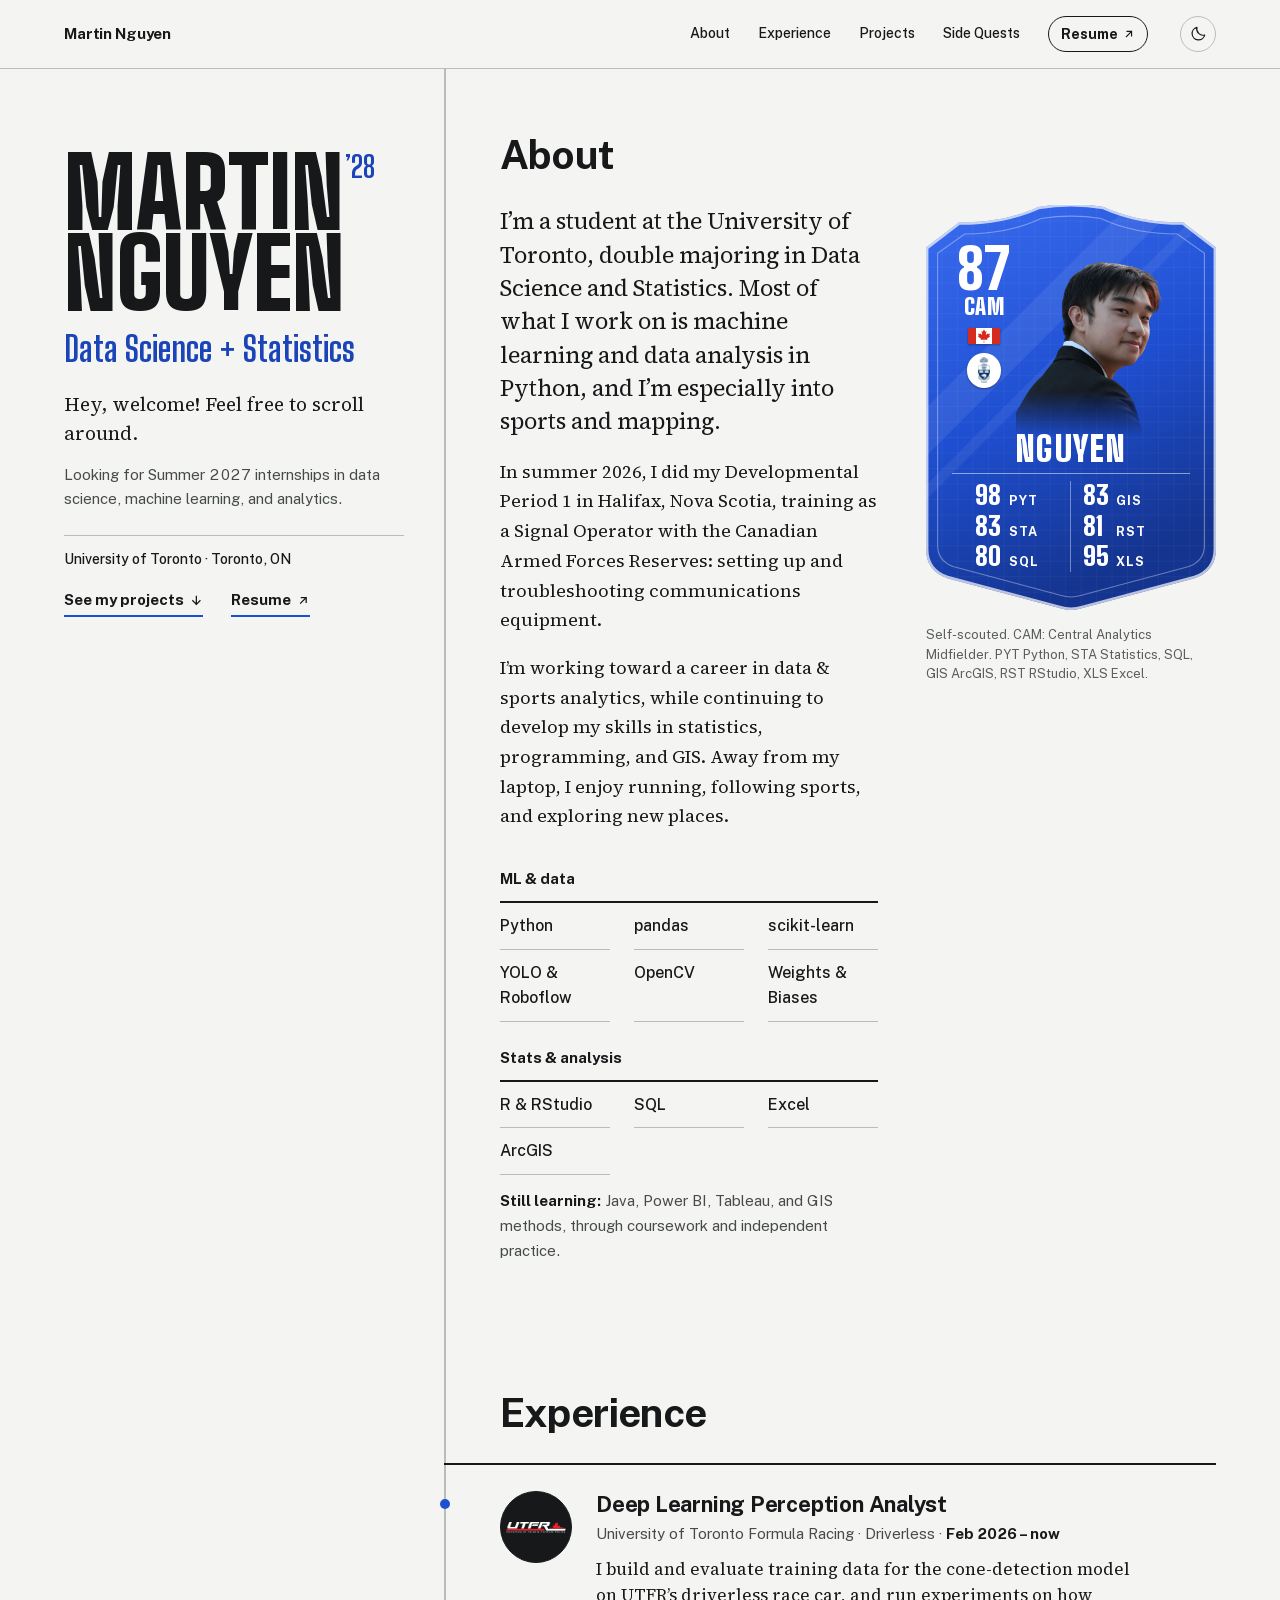
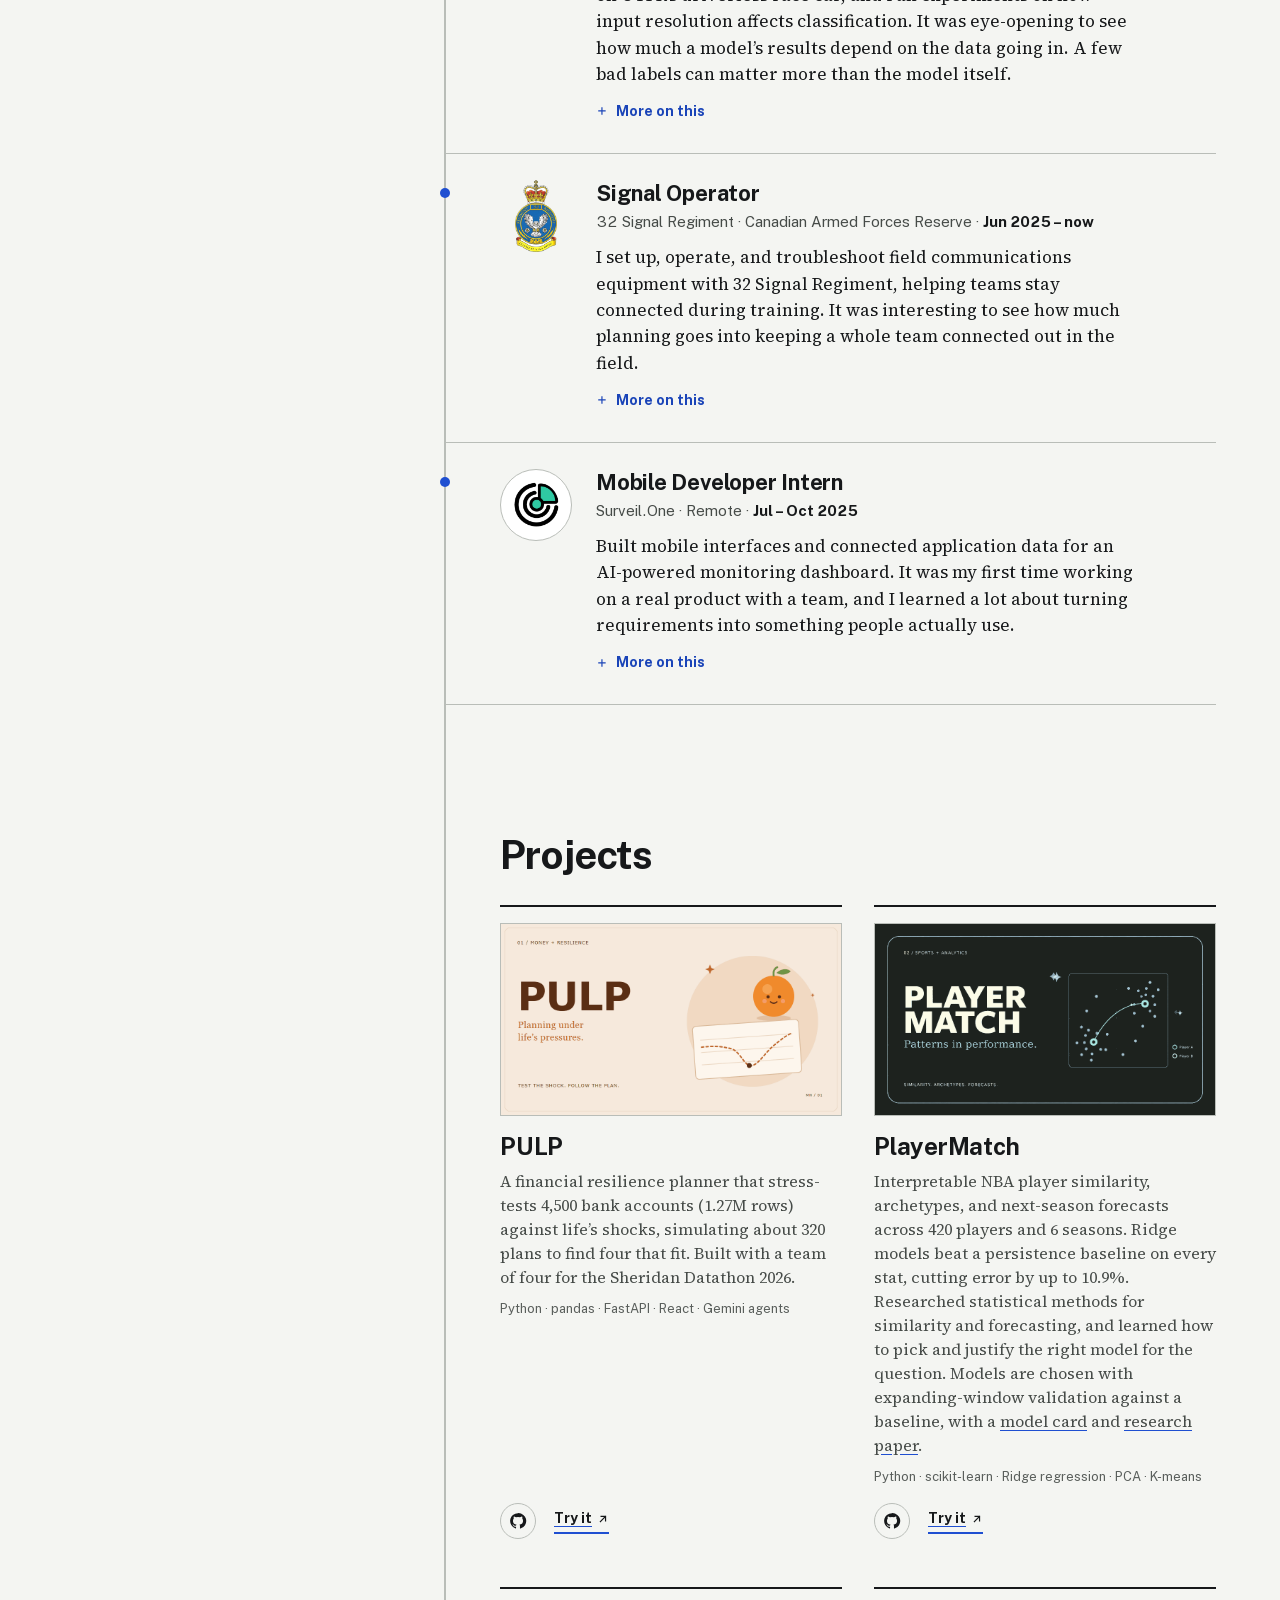
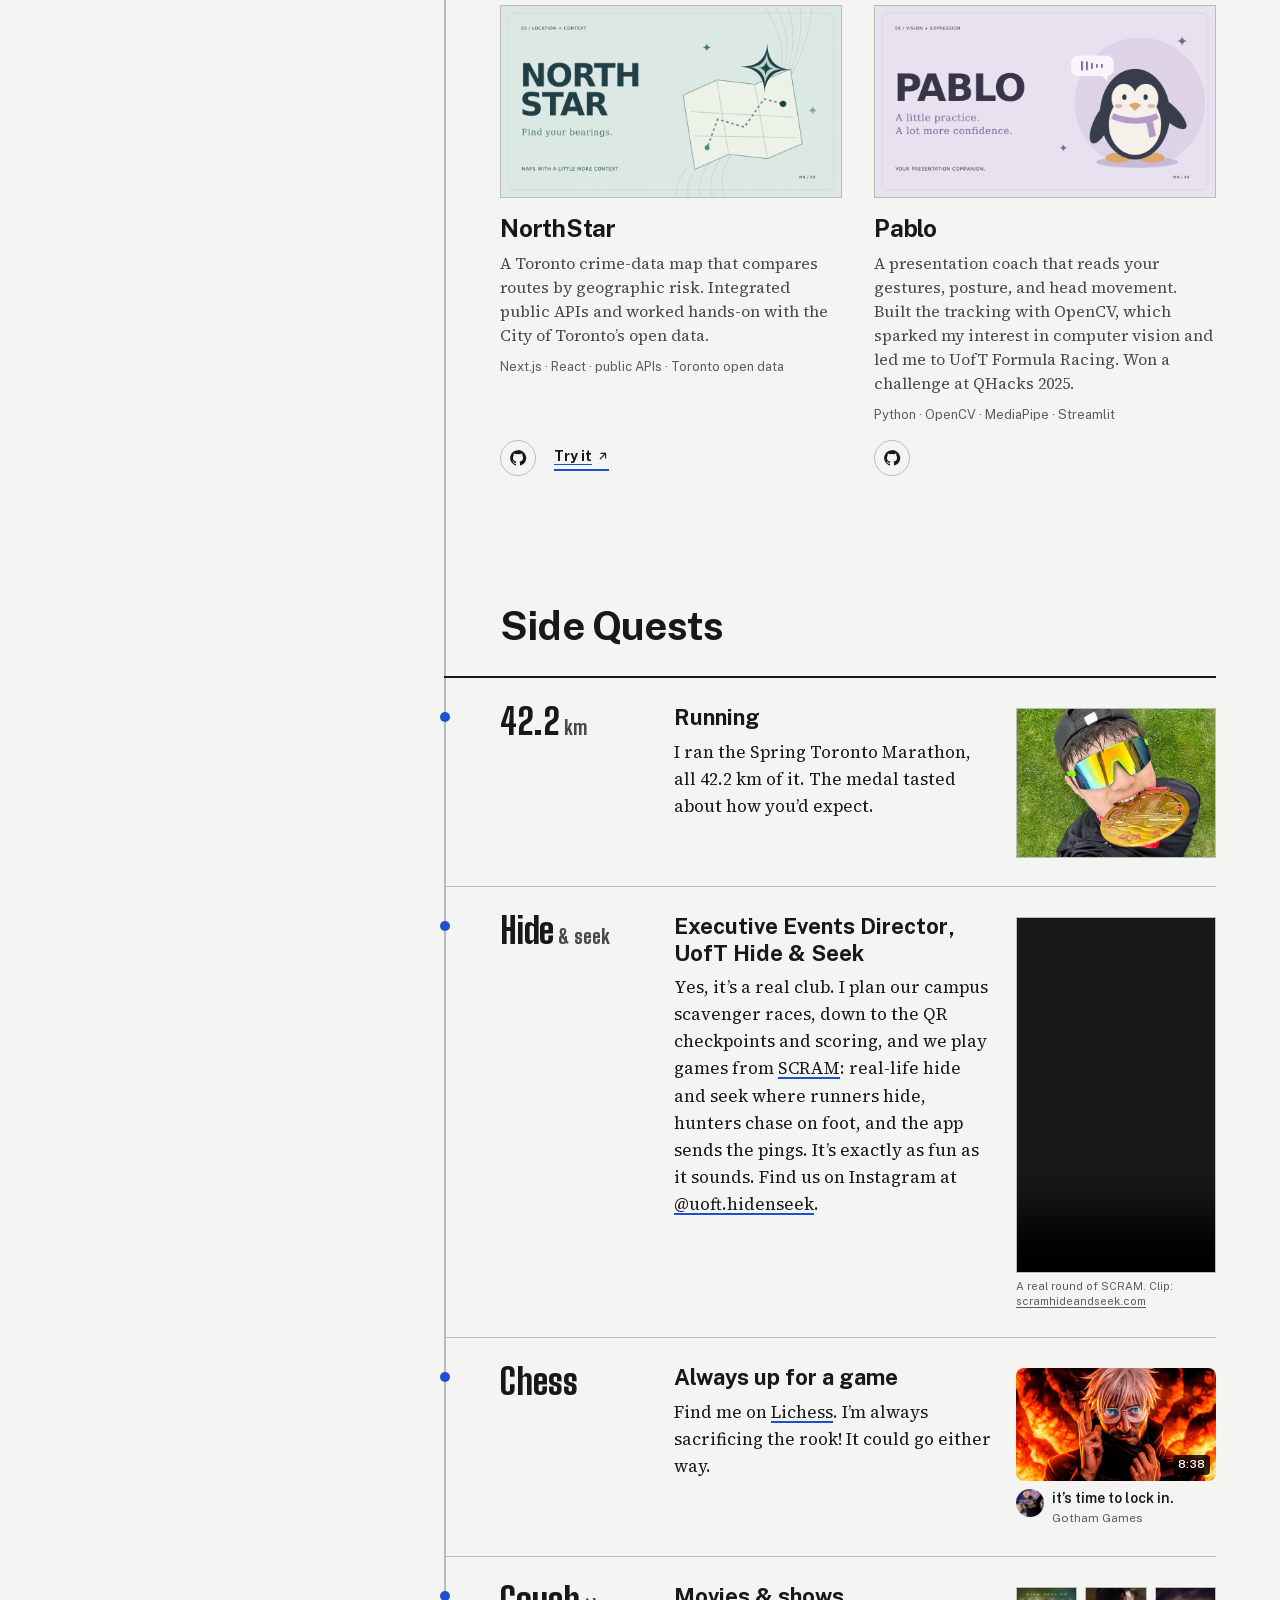
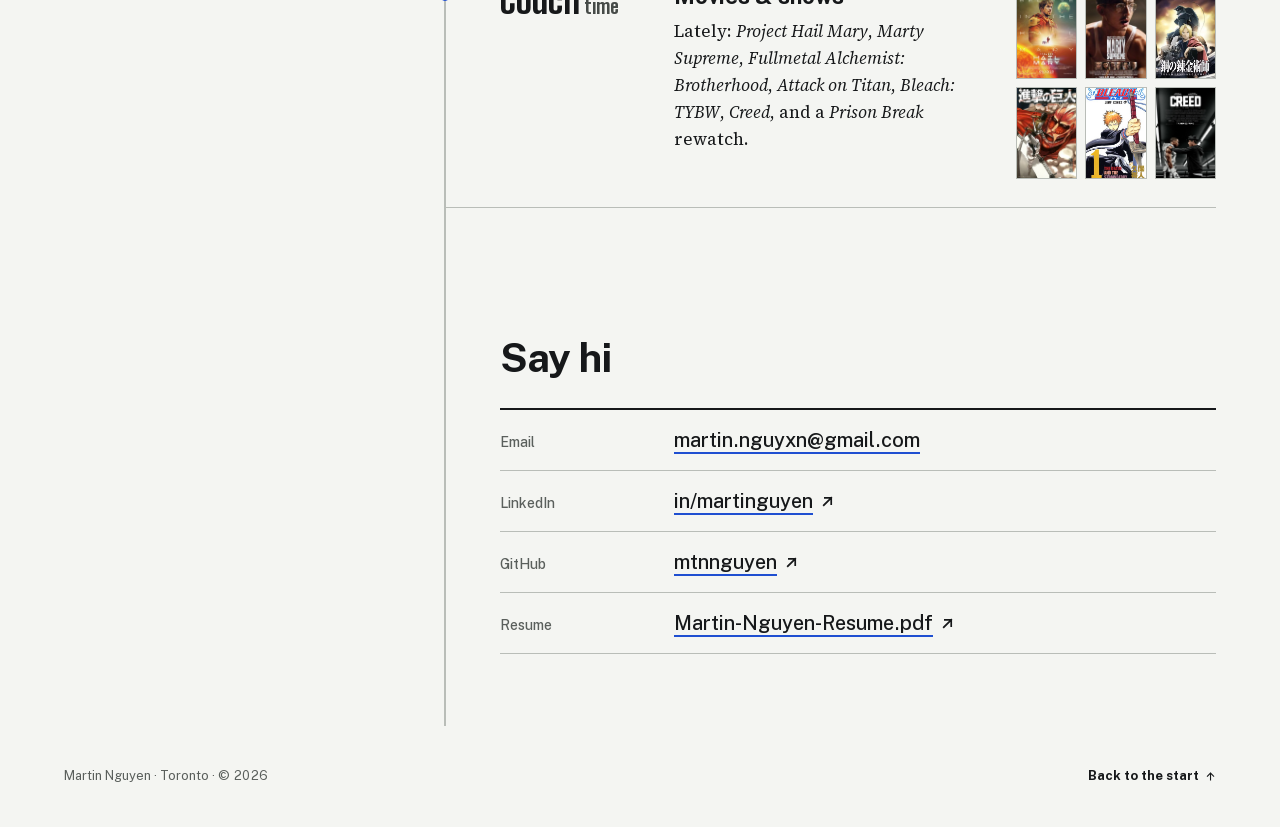
<file: index.html>
<!doctype html>
<html lang="en">
  <head>
    <meta charset="utf-8" />
    <meta name="viewport" content="width=device-width, initial-scale=1" />
    <meta name="theme-color" content="#f4f5f2" />
    <script src="./theme.js"></script>
    <meta
      name="description"
      content="Martin Nguyen — Data Science and Applied Statistics student at the University of Toronto. Sports analytics, maps, and the occasional marathon."
    />
    <title>Martin Nguyen</title>
    <meta property="og:type" content="website" />
    <meta property="og:url" content="https://mtnnguyen.github.io/" />
    <meta property="og:title" content="Martin Nguyen" />
    <meta property="og:description" content="Data Science + Statistics at the University of Toronto. Machine learning, data analysis, and sports analytics." />
    <meta property="og:image" content="https://mtnnguyen.github.io/assets/img/og.png" />
    <meta property="og:image:width" content="1200" />
    <meta property="og:image:height" content="630" />
    <meta name="twitter:card" content="summary_large_image" />
    <link rel="preload" href="./assets/fonts/big-shoulders-display-latin.woff2" as="font" type="font/woff2" crossorigin />
    <link rel="stylesheet" href="./style.css" />
    <script src="./app.js" defer></script>
  </head>
  <body>
    <svg width="0" height="0" style="position:absolute" aria-hidden="true">
      <symbol id="i-arrow" viewBox="0 0 16 16"><path d="M4.5 11.5 11.5 4.5M5.5 4.5h6v6" fill="none" stroke="currentColor" stroke-width="1.6" stroke-linecap="square"/></symbol>
      <symbol id="i-down" viewBox="0 0 16 16"><path d="M8 3v10M3.5 8.5 8 13l4.5-4.5" fill="none" stroke="currentColor" stroke-width="1.6" stroke-linecap="square"/></symbol>
      <symbol id="i-plus" viewBox="0 0 16 16"><path d="M8 3v10M3 8h10" fill="none" stroke="currentColor" stroke-width="1.6"/></symbol>
      <symbol id="i-github" viewBox="0 0 24 24"><path d="M12 1.5a10.5 10.5 0 0 0-3.32 20.46c.53.1.72-.23.72-.5v-1.86c-2.92.63-3.54-1.24-3.54-1.24-.48-1.22-1.17-1.54-1.17-1.54-.95-.65.07-.64.07-.64 1.06.07 1.61 1.09 1.61 1.09.94 1.6 2.46 1.14 3.06.87.1-.68.37-1.14.66-1.4-2.33-.27-4.78-1.17-4.78-5.19 0-1.15.41-2.08 1.08-2.82-.11-.27-.47-1.33.1-2.78 0 0 .88-.28 2.89 1.08a10 10 0 0 1 5.26 0c2-1.36 2.88-1.08 2.88-1.08.58 1.45.22 2.51.11 2.78.67.74 1.08 1.67 1.08 2.82 0 4.03-2.46 4.92-4.8 5.18.38.33.71.97.71 1.96v2.9c0 .28.19.61.73.5A10.5 10.5 0 0 0 12 1.5Z" fill="currentColor"/></symbol>
    </svg>

    <a class="skip-link" href="#main">Skip to content</a>

    <header class="masthead">
      <a class="masthead-name" href="#top">Martin Nguyen</a>
      <nav aria-label="Main navigation">
        <a href="#about">About</a>
        <a href="#experience">Experience</a>
        <a href="#work">Projects</a>
        <a href="#side-quests">Side Quests</a>
        <a class="nav-resume" href="./assets/Martin-Nguyen-Resume.pdf" target="_blank" rel="noopener noreferrer">Resume<svg class="ico" aria-hidden="true"><use href="#i-arrow"/></svg><span class="visually-hidden"> (PDF, opens in a new tab)</span></a>
      </nav>
      <a class="masthead-resume" href="./assets/Martin-Nguyen-Resume.pdf" target="_blank" rel="noopener noreferrer">Resume<svg class="ico" aria-hidden="true"><use href="#i-arrow"/></svg><span class="visually-hidden"> (PDF, opens in a new tab)</span></a>
      <button type="button" class="theme-toggle" id="theme-toggle" aria-label="Switch to dark mode" title="Switch to dark mode" hidden>
        <svg class="theme-moon" viewBox="0 0 24 24" fill="none" stroke="currentColor" stroke-width="1.6" stroke-linecap="round" stroke-linejoin="round" aria-hidden="true"><path d="M20.9 13.4A8.5 8.5 0 0 1 10.6 3.1 8.5 8.5 0 1 0 20.9 13.4Z" /></svg>
        <svg class="theme-sun" viewBox="0 0 24 24" fill="none" stroke="currentColor" stroke-width="1.6" stroke-linecap="round" aria-hidden="true"><circle cx="12" cy="12" r="4" /><path d="M12 2v2M12 20v2M2 12h2M20 12h2M4.9 4.9l1.4 1.4M17.7 17.7l1.4 1.4M4.9 19.1l1.4-1.4M17.7 6.3l1.4-1.4" /></svg>
      </button>
    </header>

    <main id="main" class="course">
      <div class="course-line" aria-hidden="true"></div>

      <aside class="bib" id="top" aria-labelledby="hero-title">
        <h1 id="hero-title"><span class="bib-first">Martin<span class="bib-num" aria-hidden="true">’28</span></span> <span class="bib-last">Nguyen</span></h1>
        <p class="bib-program">Data Science + Statistics</p>
        <p class="bib-intro">Hey, welcome! Feel free to scroll around.</p>
        <p class="bib-status">Looking for Summer 2027 internships in data science, machine learning, and analytics.</p>
        <p class="bib-tag">University of Toronto · Toronto, ON</p>
        <div class="bib-actions">
          <a class="link-strong" href="#work">See my projects<svg class="ico" aria-hidden="true"><use href="#i-down"/></svg></a>
          <a class="link-strong" href="./assets/Martin-Nguyen-Resume.pdf" target="_blank" rel="noopener noreferrer">Resume<svg class="ico" aria-hidden="true"><use href="#i-arrow"/></svg><span class="visually-hidden"> (PDF, opens in a new tab)</span></a>
        </div>
      </aside>

      <div class="scroller">
        <section class="leg leg-first" id="about" aria-labelledby="about-title">
          <h2 class="leg-title" id="about-title">About</h2>
          <div class="about">
            <div class="prose-block">
              <p class="lede">I’m a student at the University of Toronto, double majoring in Data Science and Statistics. Most of what I work on is machine learning and data analysis in Python, and I’m especially into sports and mapping.</p>
              <p>In summer 2026, I did my Developmental Period 1 in Halifax, Nova Scotia, training as a Signal Operator with the Canadian Armed Forces Reserves: setting up and troubleshooting communications equipment.</p>
              <p>I’m working toward a career in data &amp; sports analytics, while continuing to develop my skills in statistics, programming, and GIS. Away from my laptop, I enjoy running, following sports, and exploring new places.</p>
              <div class="kit">
                <h3>ML &amp; data</h3>
                <ul><li>Python</li><li>pandas</li><li>scikit-learn</li><li>YOLO &amp; Roboflow</li><li>OpenCV</li><li>Weights &amp; Biases</li></ul>
                <h3>Stats &amp; analysis</h3>
                <ul><li>R &amp; RStudio</li><li>SQL</li><li>Excel</li><li>ArcGIS</li></ul>
                <p><b>Still learning:</b> Java, Power BI, Tableau, and GIS methods, through coursework and independent practice.</p>
              </div>
            </div>
            <figure class="player-card" aria-labelledby="pc-caption">
              <div class="pc">
                <svg class="pc-shape" viewBox="0 0 300 420" preserveAspectRatio="none" aria-hidden="true">
                  <defs>
                    <linearGradient id="pc-fill" x1="0" y1="0" x2="0.35" y2="1">
                      <stop offset="0" stop-color="#3a6cf0" />
                      <stop offset="0.55" stop-color="#1f4fd1" />
                      <stop offset="1" stop-color="#14348f" />
                    </linearGradient>
                    <pattern id="pc-grid" width="16" height="16" patternUnits="userSpaceOnUse"><path d="M16 0H0V16" fill="none" stroke="#ffffff" stroke-opacity="0.07" /></pattern>
                    <radialGradient id="pc-glare" gradientUnits="userSpaceOnUse" cx="150" cy="90" r="190">
                      <stop offset="0" stop-color="#ffffff" stop-opacity="0.55" />
                      <stop offset="0.45" stop-color="#ffffff" stop-opacity="0.12" />
                      <stop offset="1" stop-color="#ffffff" stop-opacity="0" />
                    </radialGradient>
                    <clipPath id="pc-clip"><path id="pc-path" d="M34 18C74 18 98 10 116 2Q150-4 184 2C202 10 226 18 266 18L300 44V356Q300 378 278 386L162 417Q150 421 138 417L22 386Q0 378 0 356V44Z" /></clipPath>
                  </defs>
                  <g clip-path="url(#pc-clip)">
                    <rect width="300" height="420" fill="url(#pc-fill)" />
                    <rect width="300" height="420" fill="url(#pc-grid)" />
                    <path d="M-40 250 L250 -40 L300 -40 L-40 300Z" fill="#ffffff" opacity="0.07" />
                    <path d="M-40 330 L330 -40 L345 -40 L-40 345Z" fill="#ffffff" opacity="0.06" />
                    <rect class="pc-glare" width="300" height="420" fill="url(#pc-glare)" />
                  </g>
                  <use href="#pc-path" fill="none" stroke="#ffffff" stroke-opacity="0.7" stroke-width="5" clip-path="url(#pc-clip)" />
                  <path d="M40 30C78 30 102 22 119 14Q150 9 181 14C198 22 222 30 260 30L288 50V352Q288 368 272 374L160 404Q150 407 140 404L28 374Q12 368 12 352V50Z" fill="none" stroke="#ffffff" stroke-opacity="0.35" stroke-width="1.2" />
                </svg>
                <div class="pc-side">
                  <span class="pc-num">87</span>
                  <span class="pc-pos">CAM</span>
                  <img class="pc-flag" src="./assets/img/card/canada.svg" alt="Canada" width="30" height="15" />
                  <span class="pc-club"><img src="./assets/img/card/uoft.png" alt="University of Toronto" width="104" height="246" /></span>
                </div>
                <img class="pc-photo" src="./assets/img/headshot.png" alt="" width="682" height="1024" loading="lazy" />
                <p class="pc-name">Nguyen</p>
                <dl class="pc-stats">
                  <div><dt>PYT</dt><dd>98</dd></div>
                  <div><dt>GIS</dt><dd>83</dd></div>
                  <div><dt>STA</dt><dd>83</dd></div>
                  <div><dt>RST</dt><dd>81</dd></div>
                  <div><dt>SQL</dt><dd>80</dd></div>
                  <div><dt>XLS</dt><dd>95</dd></div>
                </dl>
              </div>
              <figcaption id="pc-caption">Self-scouted. CAM: Central Analytics Midfielder. PYT Python, STA Statistics, SQL, GIS ArcGIS, RST RStudio, XLS Excel.</figcaption>
            </figure>
          </div>
        </section>

        <section class="leg" id="experience" aria-labelledby="experience-title">
          <h2 class="leg-title" id="experience-title">Experience</h2>
          <ol class="splits">
            <li class="split">
              <img class="split-logo logo-disc logo-dark" src="./assets/img/logos/utfr.png" alt="" width="320" height="61" />
              <div class="split-body">
                <h3>Deep Learning Perception Analyst</h3>
                <p class="split-meta">University of Toronto Formula Racing · Driverless · <span>Feb 2026 – now</span></p>
                <p>I build and evaluate training data for the cone-detection model on UTFR’s driverless race car, and run experiments on how input resolution affects classification. It was eye-opening to see how much a model’s results depend on the data going in. A few bad labels can matter more than the model itself.</p>
                <details>
                  <summary><svg class="ico" aria-hidden="true"><use href="#i-plus"/></svg>More on this</summary>
                  <dl>
                    <dt>Data labelling</dt><dd>Annotate cone images in Roboflow and audit bounding boxes and class labels for consistency before training.</dd>
                    <dt>Experiments</dt><dd>Design input-resolution experiments to measure how image size affects cone-classification accuracy.</dd>
                    <dt>Training runs</dt><dd>Run classifier training on the Nibi GPU cluster through SLURM and track validation metrics in Weights &amp; Biases.</dd>
                  </dl>
                </details>
              </div>
            </li>
            <li class="split">
              <img class="split-logo logo-clear" src="./assets/img/logos/32-signal-regiment.png" alt="" width="142" height="240" />
              <div class="split-body">
                <h3>Signal Operator</h3>
                <p class="split-meta">32 Signal Regiment · Canadian Armed Forces Reserve · <span>Jun 2025 – now</span></p>
                <p>I set up, operate, and troubleshoot field communications equipment with 32 Signal Regiment, helping teams stay connected during training. It was interesting to see how much planning goes into keeping a whole team connected out in the field.</p>
                <details>
                  <summary><svg class="ico" aria-hidden="true"><use href="#i-plus"/></svg>More on this</summary>
                  <dl>
                    <dt>System operation</dt><dd>Operated and troubleshot 20+ radio and data systems in time-sensitive environments.</dd>
                    <dt>Communications setup</dt><dd>Helped establish field communications setups using multiple equipment categories, including radios, antennas, and power equipment.</dd>
                    <dt>Troubleshooting</dt><dd>Diagnosed and resolved communication issues involving frequencies, equipment configuration, and connectivity.</dd>
                  </dl>
                </details>
              </div>
            </li>
            <li class="split">
              <img class="split-logo logo-disc" src="./assets/img/logos/surveilone.png" alt="" width="160" height="158" />
              <div class="split-body">
                <h3>Mobile Developer Intern</h3>
                <p class="split-meta">Surveil.One · Remote · <span>Jul – Oct 2025</span></p>
                <p>Built mobile interfaces and connected application data for an AI-powered monitoring dashboard. It was my first time working on a real product with a team, and I learned a lot about turning requirements into something people actually use.</p>
                <details>
                  <summary><svg class="ico" aria-hidden="true"><use href="#i-plus"/></svg>More on this</summary>
                  <dl>
                    <dt>Mobile interface development</dt><dd>Developed 20+ Flutter screens for an AI-powered monitoring dashboard, translating product requirements into functional mobile interfaces.</dd>
                    <dt>API integration</dt><dd>Integrated GraphQL APIs into the Flutter application to exchange data between the mobile client and backend.</dd>
                  </dl>
                </details>
              </div>
            </li>
          </ol>
        </section>

        <section class="leg" id="work" aria-labelledby="work-title">
          <h2 class="leg-title" id="work-title">Projects</h2>
          <ul class="work-grid">
            <li class="project">
              <a class="project-cover" href="https://askpulp.com" target="_blank" rel="noopener noreferrer" tabindex="-1" aria-hidden="true"><img src="./assets/img/pulp-cover.gif" alt="" width="960" height="540" loading="lazy" /></a>
              <h3>PULP</h3>
              <p>A financial resilience planner that stress-tests 4,500 bank accounts (1.27M rows) against life’s shocks, simulating about 320 plans to find four that fit. Built with a team of four for the Sheridan Datathon 2026.</p>
              <p class="project-stack">Python · pandas · FastAPI · React · Gemini agents</p>
              <p class="project-foot">
                <a class="gh" href="https://github.com/mtnnguyen/pulp" target="_blank" rel="noopener noreferrer"><svg aria-hidden="true"><use href="#i-github"/></svg><span class="visually-hidden">PULP code on GitHub</span></a>
                <a class="live" href="https://askpulp.com" target="_blank" rel="noopener noreferrer">Try it<svg class="ico" aria-hidden="true"><use href="#i-arrow"/></svg></a>
              </p>
            </li>
            <li class="project">
              <a class="project-cover project-cover--dark" href="https://playermatch.vercel.app" target="_blank" rel="noopener noreferrer" tabindex="-1" aria-hidden="true"><img src="./assets/img/playermatch-cover.gif" alt="" width="1600" height="900" loading="lazy" /></a>
              <h3>PlayerMatch</h3>
              <p>Interpretable NBA player similarity, archetypes, and next-season forecasts across 420 players and 6 seasons. Ridge models beat a persistence baseline on every stat, cutting error by up to 10.9%. Researched statistical methods for similarity and forecasting, and learned how to pick and justify the right model for the question. Models are chosen with expanding-window validation against a baseline, with a <a href="https://github.com/mtnnguyen/PlayerMatch/blob/main/docs/MODEL_CARD.md" target="_blank" rel="noopener noreferrer">model card</a> and <a href="https://github.com/mtnnguyen/PlayerMatch/blob/main/docs/PlayerMatch_Research_Paper.pdf" target="_blank" rel="noopener noreferrer">research paper</a>.</p>
              <p class="project-stack">Python · scikit-learn · Ridge regression · PCA · K-means</p>
              <p class="project-foot">
                <a class="gh" href="https://github.com/mtnnguyen/PlayerMatch" target="_blank" rel="noopener noreferrer"><svg aria-hidden="true"><use href="#i-github"/></svg><span class="visually-hidden">PlayerMatch code on GitHub</span></a>
                <a class="live" href="https://playermatch.vercel.app" target="_blank" rel="noopener noreferrer">Try it<svg class="ico" aria-hidden="true"><use href="#i-arrow"/></svg></a>
              </p>
            </li>
            <li class="project">
              <a class="project-cover" href="https://north-star-spur-hacks-five.vercel.app/" target="_blank" rel="noopener noreferrer" tabindex="-1" aria-hidden="true"><img src="./assets/img/northstar-cover.gif" alt="" width="1600" height="900" loading="lazy" /></a>
              <h3>NorthStar</h3>
              <p>A Toronto crime-data map that compares routes by geographic risk. Integrated public APIs and worked hands-on with the City of Toronto’s open data.</p>
              <p class="project-stack">Next.js · React · public APIs · Toronto open data</p>
              <p class="project-foot">
                <a class="gh" href="https://github.com/mtnnguyen/NorthStarSpurHacks" target="_blank" rel="noopener noreferrer"><svg aria-hidden="true"><use href="#i-github"/></svg><span class="visually-hidden">NorthStar code on GitHub</span></a>
                <a class="live" href="https://north-star-spur-hacks-five.vercel.app/" target="_blank" rel="noopener noreferrer">Try it<svg class="ico" aria-hidden="true"><use href="#i-arrow"/></svg></a>
              </p>
            </li>
            <li class="project">
              <a class="project-cover" href="https://github.com/mtnnguyen/Pablo" target="_blank" rel="noopener noreferrer" tabindex="-1" aria-hidden="true"><img src="./assets/img/pablo-cover.gif" alt="" width="1600" height="900" loading="lazy" /></a>
              <h3>Pablo</h3>
              <p>A presentation coach that reads your gestures, posture, and head movement. Built the tracking with OpenCV, which sparked my interest in computer vision and led me to UofT Formula Racing. Won a challenge at QHacks 2025.</p>
              <p class="project-stack">Python · OpenCV · MediaPipe · Streamlit</p>
              <p class="project-foot">
                <a class="gh" href="https://github.com/mtnnguyen/Pablo" target="_blank" rel="noopener noreferrer"><svg aria-hidden="true"><use href="#i-github"/></svg><span class="visually-hidden">Pablo code on GitHub</span></a>
              </p>
            </li>
          </ul>
        </section>

        <section class="leg" id="side-quests" aria-labelledby="quests-title">
          <h2 class="leg-title" id="quests-title">Side Quests</h2>
          <ol class="quests">
            <li class="quest">
              <p class="quest-stat">42.2<span>km</span></p>
              <div>
                <h3>Running</h3>
                <p>I ran the Spring Toronto Marathon, all 42.2 km of it. The medal tasted about how you’d expect.</p>
              </div>
              <figure class="quest-pic"><img src="./assets/img/about-photo.png" alt="Martin biting his Spring Toronto Marathon medal" width="600" height="600" loading="lazy" /></figure>
            </li>
            <li class="quest">
              <p class="quest-stat">Hide<span>&amp; seek</span></p>
              <div>
                <h3>Executive Events Director, UofT Hide &amp; Seek</h3>
                <p>Yes, it’s a real club. I plan our campus scavenger races, down to the QR checkpoints and scoring, and we play games from <a href="https://scramhideandseek.com/" target="_blank" rel="noopener noreferrer">SCRAM</a>: real-life hide and seek where runners hide, hunters chase on foot, and the app sends the pings. It’s exactly as fun as it sounds. Find us on Instagram at <a href="https://www.instagram.com/uoft.hidenseek/" target="_blank" rel="noopener noreferrer">@uoft.hidenseek</a>.</p>
              </div>
              <figure class="quest-pic quest-video">
                <video controls preload="none" playsinline width="540" height="960" poster="https://scramhideandseek.com/assets/reel/real-round-1.jpg" aria-label="A real round of SCRAM hide and seek">
                  <source src="https://scramhideandseek.com/assets/reel/real-round-1.mp4" type="video/mp4" />
                </video>
                <figcaption>A real round of SCRAM. Clip: <a href="https://scramhideandseek.com/" target="_blank" rel="noopener noreferrer">scramhideandseek.com</a></figcaption>
              </figure>
            </li>
            <li class="quest">
              <p class="quest-stat">Chess</p>
              <div>
                <h3>Always up for a game</h3>
                <p>Find me on <a href="https://lichess.org/" target="_blank" rel="noopener noreferrer">Lichess</a>. I’m always sacrificing the rook! It could go either way.</p>
              </div>
              <figure class="quest-pic yt">
                <a href="https://www.youtube.com/watch?v=LuWvnMB7d8I" target="_blank" rel="noopener noreferrer">
                  <span class="yt-thumb"><img src="./assets/img/chess-thumb.jpg" alt="Thumbnail: Levy Rozman as an anime sorcerer with white hair and glowing eyes, in front of flames" width="640" height="360" loading="lazy" /><span class="yt-time">8:38</span></span>
                  <span class="yt-meta">
                    <img class="yt-avatar" src="./assets/img/gotham-games.jpg" alt="" width="64" height="64" loading="lazy" />
                    <span><span class="yt-title">it’s time to lock in.</span><span class="yt-channel">Gotham Games</span></span>
                  </span>
                </a>
              </figure>
            </li>
            <li class="quest">
              <p class="quest-stat">Couch<span>time</span></p>
              <div>
                <h3>Movies &amp; shows</h3>
                <p>Lately: <em>Project Hail Mary</em>, <em>Marty Supreme</em>, <em>Fullmetal Alchemist: Brotherhood</em>, <em>Attack on Titan</em>, <em>Bleach: TYBW</em>, <em>Creed</em>, and a <em>Prison Break</em> rewatch.</p>
              </div>
              <figure class="quest-pic">
                <ul class="posters" aria-label="Recently watched">
                  <li><img src="./assets/img/watched/project-hail-mary.jpg" alt="Project Hail Mary" width="200" height="300" loading="lazy" /></li>
                  <li><img src="./assets/img/watched/marty-supreme.jpg" alt="Marty Supreme" width="200" height="300" loading="lazy" /></li>
                  <li><img src="./assets/img/watched/fma-brotherhood.jpg" alt="Fullmetal Alchemist: Brotherhood" width="200" height="300" loading="lazy" /></li>
                  <li><img src="./assets/img/watched/attack-on-titan.jpg" alt="Attack on Titan" width="200" height="300" loading="lazy" /></li>
                  <li><img src="./assets/img/watched/bleach-tybw.jpg" alt="Bleach: Thousand-Year Blood War" width="200" height="300" loading="lazy" /></li>
                  <li><img src="./assets/img/watched/creed.jpg" alt="Creed" width="200" height="300" loading="lazy" /></li>
                </ul>
              </figure>
            </li>
          </ol>
        </section>

        <section class="leg leg-finish" id="contact" aria-labelledby="contact-title">
          <h2 class="leg-title" id="contact-title">Say hi</h2>
          <ul class="finish-links">
            <li><span>Email</span><a href="mailto:martin.nguyxn@gmail.com">martin.nguyxn@gmail.com</a></li>
            <li><span>LinkedIn</span><a href="https://www.linkedin.com/in/martinguyen/" target="_blank" rel="noopener noreferrer">in/martinguyen<svg class="ico" aria-hidden="true"><use href="#i-arrow"/></svg></a></li>
            <li><span>GitHub</span><a href="https://github.com/mtnnguyen" target="_blank" rel="noopener noreferrer">mtnnguyen<svg class="ico" aria-hidden="true"><use href="#i-arrow"/></svg></a></li>
            <li><span>Resume</span><a href="./assets/Martin-Nguyen-Resume.pdf" target="_blank" rel="noopener noreferrer">Martin-Nguyen-Resume.pdf<svg class="ico" aria-hidden="true"><use href="#i-arrow"/></svg></a></li>
          </ul>
        </section>
      </div>

    </main>

    <footer class="colophon">
      <span>Martin Nguyen · Toronto · © 2026</span>
      <a href="#top">Back to the start<svg class="ico ico-up" aria-hidden="true"><use href="#i-down"/></svg></a>
    </footer>
  </body>
</html>
</file>
<file: style.css>
@charset "UTF-8";

/* fonts */
@font-face { font-family: "Big Shoulders Display"; font-weight: 100 900; font-display: swap; src: url("assets/fonts/big-shoulders-display-latin.woff2") format("woff2"); unicode-range: U+0000-00FF, U+0131, U+0152-0153, U+02BB-02BC, U+02C6, U+02DA, U+02DC, U+0304, U+0308, U+0329, U+2000-206F, U+20AC, U+2122, U+2191, U+2193, U+2212, U+2215, U+FEFF, U+FFFD; }
@font-face { font-family: "Big Shoulders Display"; font-weight: 100 900; font-display: swap; src: url("assets/fonts/big-shoulders-display-latin-ext.woff2") format("woff2"); unicode-range: U+0100-02BA, U+02BD-02C5, U+02C7-02CC, U+02CE-02D7, U+02DD-02FF, U+1E00-1E9F, U+1EF2-1EFF, U+2020, U+20A0-20AB, U+20AD-20C4, U+2113, U+2C60-2C7F, U+A720-A7FF; }
@font-face { font-family: "Public Sans"; font-weight: 100 900; font-display: swap; src: url("assets/fonts/public-sans-latin.woff2") format("woff2"); unicode-range: U+0000-00FF, U+0131, U+0152-0153, U+02BB-02BC, U+02C6, U+02DA, U+02DC, U+0304, U+0308, U+0329, U+2000-206F, U+20AC, U+2122, U+2191, U+2193, U+2212, U+2215, U+FEFF, U+FFFD; }
@font-face { font-family: "Public Sans"; font-weight: 100 900; font-display: swap; src: url("assets/fonts/public-sans-latin-ext.woff2") format("woff2"); unicode-range: U+0100-02BA, U+02BD-02C5, U+02C7-02CC, U+02CE-02D7, U+02DD-02FF, U+1E00-1E9F, U+1EF2-1EFF, U+2020, U+20A0-20AB, U+20AD-20C4, U+2113, U+2C60-2C7F, U+A720-A7FF; }
@font-face { font-family: "Source Serif 4"; font-style: normal; font-weight: 400; font-display: swap; src: url("assets/fonts/source-serif-4-400-latin.woff2") format("woff2"); unicode-range: U+0000-00FF, U+0131, U+0152-0153, U+02BB-02BC, U+02C6, U+02DA, U+02DC, U+0304, U+0308, U+0329, U+2000-206F, U+20AC, U+2122, U+2191, U+2193, U+2212, U+2215, U+FEFF, U+FFFD; }
@font-face { font-family: "Source Serif 4"; font-style: normal; font-weight: 400; font-display: swap; src: url("assets/fonts/source-serif-4-400-latin-ext.woff2") format("woff2"); unicode-range: U+0100-02BA, U+02BD-02C5, U+02C7-02CC, U+02CE-02D7, U+02DD-02FF, U+1E00-1E9F, U+1EF2-1EFF, U+2020, U+20A0-20AB, U+20AD-20C4, U+2113, U+2C60-2C7F, U+A720-A7FF; }
@font-face { font-family: "Source Serif 4"; font-style: italic; font-weight: 400; font-display: swap; src: url("assets/fonts/source-serif-4-400-italic-latin.woff2") format("woff2"); unicode-range: U+0000-00FF, U+0131, U+0152-0153, U+02BB-02BC, U+02C6, U+02DA, U+02DC, U+0304, U+0308, U+0329, U+2000-206F, U+20AC, U+2122, U+2191, U+2193, U+2212, U+2215, U+FEFF, U+FFFD; }

/* colors + sizes */
:root {
  --ground: #f4f5f2;
  --ink: #16181a;
  --ink-2: #464b48;
  --ink-3: #5a5f5c;
  --blue: #1f4fd1;
  --blue-ink: #1a44b8;
  --on-blue: #ffffff;
  --rule: #b9bdb8;
  --chalk-solid: color-mix(in srgb, var(--blue) 18%, var(--ground));

  --display: "Big Shoulders Display", "Arial Narrow", sans-serif;
  --sans: "Public Sans", "Segoe UI", system-ui, sans-serif;
  --serif: "Source Serif 4", Georgia, serif;

  --pad: clamp(20px, 5vw, 72px);
  --aside: 340px;
  --gap: 40px;
  --line-w: 2px;
  --line-x: calc(var(--pad) + var(--aside) + var(--gap));
  --inset: 56px;
  --time-col: 150px;
  color-scheme: light;
}
:root[data-theme="dark"] {
  --ground: #1a1b1a;
  --ink: #e9ebe6;
  --ink-2: #b9bfb9;
  --ink-3: #a3a9a4;
  --blue: #5b84ff;
  --blue-ink: #8aa7ff;
  --on-blue: #0b1230;
  --rule: #3a3c3a;
  color-scheme: dark;
}

/* base */
*, *::before, *::after { box-sizing: border-box; }
html { scroll-behavior: smooth; scroll-padding-top: 88px; scrollbar-color: var(--rule) var(--ground); }
body {
  margin: 0;
  color: var(--ink);
  background-color: var(--ground);
  font-family: var(--sans);
  font-size: 16px;
  line-height: 1.6;
  font-variant-numeric: tabular-nums;
  -webkit-font-smoothing: antialiased;
  text-rendering: optimizeLegibility;
}
h1, h2, h3, p, ol, ul, dl, dd, figure { margin: 0; }
ol, ul { padding: 0; list-style: none; }
img { display: block; max-width: 100%; height: auto; }
a { color: inherit; text-decoration: none; }
button { font: inherit; color: inherit; cursor: pointer; }
::selection { background: var(--blue); color: var(--on-blue); }
:focus-visible { outline: 2px solid var(--blue); outline-offset: 3px; }
.visually-hidden { position: absolute !important; width: 1px; height: 1px; overflow: hidden; clip: rect(0 0 0 0); clip-path: inset(50%); white-space: nowrap; }
.skip-link { position: absolute; left: var(--pad); top: -60px; z-index: 20; padding: 10px 14px; background: var(--ink); color: var(--ground); font-weight: 700; }
.skip-link:focus { top: 12px; }
.ico { width: 0.85em; height: 0.85em; flex: none; }
.ico-up { transform: rotate(180deg); }

.link-strong {
  display: inline-flex; align-items: center; gap: 6px;
  font-weight: 700; font-size: 15px;
  padding-bottom: 3px;
  border-bottom: 2px solid var(--blue);
  transition: color 0.2s ease-out;
}
.link-strong:hover { color: var(--blue-ink); }

/* header */
.masthead {
  position: sticky; top: 0; z-index: 10;
  display: flex; align-items: center; gap: 32px;
  padding: 16px var(--pad);
  background: color-mix(in srgb, var(--ground) 94%, transparent);
  border-bottom: 1px solid var(--rule);
}
.masthead-name { font-weight: 700; font-size: 15px; letter-spacing: -0.01em; }
.masthead-name:hover { color: var(--blue-ink); }
.masthead nav { margin-left: auto; display: flex; align-items: center; gap: 28px; font-size: 14px; font-weight: 500; }
.masthead nav a { padding-block: 6px; border-bottom: 2px solid transparent; transition: border-color 0.2s ease-out, color 0.2s ease-out; white-space: nowrap; }
.masthead nav a:hover { color: var(--blue-ink); }
.masthead nav a[aria-current="true"] { border-color: var(--blue); }
.masthead nav .nav-resume { display: inline-flex; align-items: center; gap: 5px; padding: 6px 12px; font-weight: 700; border: 1px solid var(--ink); border-radius: 999px; transition: background-color 0.2s ease-out, color 0.2s ease-out; }
.masthead nav .nav-resume:hover { background: var(--ink); color: var(--ground); }
.masthead-resume { display: none; }
.theme-toggle { width: 36px; height: 36px; display: grid; place-items: center; border: 1px solid var(--rule); border-radius: 50%; background: var(--ground); transition: border-color 0.2s ease-out; }
.theme-toggle:hover { border-color: var(--ink); }
.theme-toggle svg { width: 18px; height: 18px; }
.theme-sun, [data-theme="dark"] .theme-moon { display: none; }
[data-theme="dark"] .theme-sun { display: block; }


/* layout */
.course {
  position: relative;
  display: grid;
  grid-template-columns: var(--aside) minmax(0, 1fr);
  column-gap: var(--gap);
  padding-inline: var(--pad);
}
.course-line {
  position: absolute; z-index: 0;
  left: var(--line-x); top: 0; bottom: 0;
  width: var(--line-w);
  background: var(--rule);
}
.scroller { position: relative; z-index: 1; min-width: 0; }
.leg { position: relative; padding-top: 128px; }
.leg-first { padding-top: 64px; }
.leg-title {
  position: relative;
  padding-left: var(--inset);
  font-family: var(--sans); font-weight: 700;
  font-size: 40px; line-height: 1.1; letter-spacing: -0.02em;
  margin-bottom: 28px;
}

.split, .quest { position: relative; }
.split::before, .quest::before {
  content: "";
  position: absolute; left: calc(var(--line-w) / 2 - 5px); top: 34px;
  width: 10px; height: 10px; border-radius: 50%;
  background: var(--blue);
}

/* left column */
.bib {
  position: sticky; top: 96px; z-index: 1;
  align-self: start;
  padding-top: 56px;
}
.bib h1 { font-family: var(--display); font-weight: 900; text-transform: uppercase; line-height: 0.84; }
.bib-first, .bib-last { display: block; font-size: clamp(4.5rem, 16vw, 6rem); }
.bib-last { color: var(--ink); }
.bib-first { position: relative; }
.bib-num {
  position: relative; top: 0.1em; vertical-align: top;
  margin-left: 0.06em;
  font-size: 0.3em; font-weight: 700; letter-spacing: 0;
  color: var(--blue-ink);
}
.bib-program { font-family: var(--display); font-weight: 700; font-size: 34px; line-height: 1; color: var(--blue-ink); margin-top: 18px; }
.bib-intro { font-family: var(--serif); font-size: 19px; line-height: 1.55; margin-top: 24px; max-width: 34ch; }
.bib-status { margin-top: 14px; font-size: 15px; color: var(--ink-2); }
.bib-tag { margin-top: 24px; padding-top: 12px; border-top: 1px solid var(--rule); font-size: 14px; font-weight: 500; }
.bib-actions { display: flex; flex-wrap: wrap; gap: 14px 28px; margin-top: 18px; }

/* about */
.about {
  padding-left: var(--inset);
  display: grid;
  grid-template-columns: minmax(0, 1fr) 290px;
  gap: 48px;
  align-items: start;
}

/* fifa card */
.player-card { width: 290px; max-width: 100%; }
.pc {
  position: relative; aspect-ratio: 300 / 420; color: #ffffff; container-type: inline-size;
  transform: perspective(900px) rotateX(var(--rx, 0deg)) rotateY(var(--ry, 0deg));
  transition: transform 0.6s cubic-bezier(0.22, 1, 0.36, 1);
  will-change: transform;
}
.pc.is-tilting { transition: transform 0.08s linear; }
.pc-glare { opacity: 0; transition: opacity 0.4s ease-out; }
.pc.is-tilting .pc-glare { opacity: 1; }
.pc-shape { position: absolute; inset: 0; width: 100%; height: 100%; overflow: visible; }
.pc > :not(.pc-shape) { position: absolute; z-index: 1; }
.pc-side { left: 9%; top: 10%; width: 22%; display: flex; flex-direction: column; align-items: center; font-family: var(--display); line-height: 0.85; z-index: 2; }
.pc-num { font-weight: 900; font-size: 19cqi; }
.pc-pos { font-weight: 900; font-size: 8cqi; margin-top: 1.5cqi; letter-spacing: 0.02em; }
.pc-flag { width: 11cqi; height: auto; margin-top: 4cqi; box-shadow: 0 1px 2px rgba(0, 0, 0, 0.35); }
.pc-club { display: grid; place-items: center; width: 12cqi; height: 12cqi; margin-top: 3cqi; border-radius: 50%; background: #ffffff; box-shadow: 0 1px 2px rgba(0, 0, 0, 0.35); }
.pc-club img { height: 9cqi; width: auto; }
.pc-photo { right: 5%; top: 6%; width: 64%; height: 51%; object-fit: cover; object-position: 50% 100%; -webkit-mask-image: linear-gradient(to bottom, #000 78%, transparent); mask-image: linear-gradient(to bottom, #000 78%, transparent); }
.pc-name {
  left: 9%; right: 9%; top: 56%;
  font-family: var(--display); font-weight: 900; font-size: 12cqi; line-height: 1;
  text-transform: uppercase; text-align: center; letter-spacing: 0.04em;
  padding-bottom: 2cqi;
  border-bottom: 1px solid rgba(255, 255, 255, 0.5);
}
.pc-stats { left: 13%; right: 13%; top: 68%; display: grid; grid-template-columns: 1fr 1fr; row-gap: 0; }
.pc-stats div { display: flex; align-items: baseline; gap: 2.5cqi; padding-left: 4cqi; }
.pc-stats div:nth-child(odd) { border-right: 1px solid rgba(255, 255, 255, 0.4); }
.pc-stats dd { order: -1; font-family: var(--display); font-weight: 900; font-size: 9cqi; line-height: 1.1; min-width: 2ch; }
.pc-stats dt { font-size: 4.4cqi; font-weight: 700; letter-spacing: 0.08em; }
.player-card figcaption { margin-top: 14px; font-size: 13px; line-height: 1.5; color: var(--ink-3); }
.player-card figcaption b { color: var(--ink); }

.prose-block p { font-family: var(--serif); font-size: 18px; line-height: 1.65; max-width: 60ch; margin-top: 1em; }
.prose-block .lede { font-size: 23px; line-height: 1.45; margin-top: 0; }
.kit { margin-top: 36px; }
.kit ul + h3 { margin-top: 24px; }
.kit h3 { font-size: 15px; font-weight: 700; color: var(--ink); padding-bottom: 10px; border-bottom: 2px solid var(--ink); }
.kit ul { display: grid; grid-template-columns: repeat(3, minmax(0, 1fr)); column-gap: 24px; }
.kit li { padding: 10px 0; border-bottom: 1px solid var(--rule); font-weight: 500; }
.kit p { font-family: var(--sans); font-size: 15px; color: var(--ink-2); margin-top: 14px; }
.kit b { color: var(--ink); }

/* experience */
.splits { border-top: 2px solid var(--ink); }
.split {
  display: grid; grid-template-columns: 72px minmax(0, 1fr); column-gap: 24px;
  padding: 26px 0 28px var(--inset);
  border-bottom: 1px solid var(--rule);
}
.split-logo {
  width: 72px; height: 72px;
  display: grid; place-items: center;
  border-radius: 50%;
  object-fit: contain;
}
.logo-disc { padding: 12px; background: #ffffff; border: 1px solid var(--rule); }
.logo-disc.logo-dark { padding: 5px; background: #16181a; border-color: #16181a; }
:root[data-theme="dark"] .logo-disc.logo-dark { border-color: var(--rule); }
.logo-clear { padding: 0; border-radius: 0; }
.split-body h3 { font-size: 22px; font-weight: 700; line-height: 1.2; letter-spacing: -0.01em; }
.split-meta { font-size: 15px; color: var(--ink-2); margin-top: 4px; }
.split-meta span { font-weight: 700; color: var(--ink); white-space: nowrap; }
.split-body > p:not(.split-meta) { font-family: var(--serif); font-size: 17px; line-height: 1.55; margin-top: 10px; max-width: 60ch; }

details { margin-top: 12px; }
summary {
  display: inline-flex; align-items: center; gap: 8px;
  font-size: 14px; font-weight: 700; color: var(--blue-ink);
  cursor: pointer; list-style: none;
}
summary::-webkit-details-marker { display: none; }
summary .ico { transition: transform 0.25s cubic-bezier(0.22, 1, 0.36, 1); }
details[open] summary .ico { transform: rotate(45deg); }
summary:hover { text-decoration: underline; text-underline-offset: 4px; }
details dl { display: grid; grid-template-columns: 180px minmax(0, 1fr); gap: 10px 20px; margin-top: 14px; padding-top: 14px; border-top: 1px dashed var(--rule); max-width: 640px; }
details dt { font-size: 14px; font-weight: 700; color: var(--ink-2); padding-top: 2px; }
details dd { font-family: var(--serif); font-size: 16px; line-height: 1.55; }

/* projects */
.work-grid {
  padding-left: var(--inset);
  display: grid; grid-template-columns: repeat(2, minmax(0, 1fr));
  gap: 48px 32px;
}
.project { display: flex; flex-direction: column; padding-top: 16px; border-top: 2px solid var(--ink); }
.project-cover { display: block; overflow: hidden; border: 1px solid var(--rule); background: var(--ground); }
.project-cover--dark { background: #1d221e; }
.project-cover img { width: 100%; aspect-ratio: 16 / 9; object-fit: cover; transition: transform 0.6s cubic-bezier(0.22, 1, 0.36, 1); }
.project:hover .project-cover img { transform: scale(1.025); }
.project h3 { font-size: 24px; font-weight: 700; line-height: 1.2; letter-spacing: -0.01em; margin-top: 16px; }
.project > p:not(.project-foot) { font-family: var(--serif); font-size: 16px; line-height: 1.5; margin-top: 8px; color: var(--ink-2); }
.project > p.project-stack { font-family: var(--sans); font-size: 13px; color: var(--ink-3); margin-top: 10px; }
.project p a { text-decoration: underline; text-decoration-color: var(--blue); text-underline-offset: 3px; }
.project-foot { display: flex; align-items: center; gap: 18px; margin-top: auto; padding-top: 16px; }
.project .gh { display: grid; place-items: center; width: 36px; height: 36px; border: 1px solid var(--rule); border-radius: 50%; transition: border-color 0.2s ease-out, color 0.2s ease-out; }
.project .gh svg { width: 18px; height: 18px; }
.project .gh:hover { border-color: var(--ink); color: var(--blue-ink); }
.project .live { display: inline-flex; align-items: center; gap: 5px; font-size: 14px; font-weight: 700; padding-bottom: 2px; border-bottom: 2px solid var(--blue); transition: color 0.2s ease-out; }
.project .live:hover { color: var(--blue-ink); }

/* side quests */
.quests { border-top: 2px solid var(--ink); }
.quest { display: grid; grid-template-columns: var(--time-col) minmax(0, 1fr) 200px; column-gap: 24px; align-items: start; padding: 26px 0 28px var(--inset); border-bottom: 1px solid var(--rule); }
.quest-stat { font-family: var(--display); font-weight: 800; font-size: 36px; line-height: 1; }
.quest-stat span { display: inline-block; font-size: 20px; margin-left: 4px; color: var(--ink-2); }
.quest p a { text-decoration: underline; text-decoration-color: var(--blue); text-decoration-thickness: 2px; text-underline-offset: 3px; }
.quest h3 { font-size: 22px; font-weight: 700; line-height: 1.2; }
.quest p:not(.quest-stat) { font-family: var(--serif); font-size: 17px; margin-top: 8px; max-width: 56ch; }

.quest-pic { position: relative; margin-top: 4px; }
.quest-pic img { width: 100%; aspect-ratio: 4 / 3; object-fit: cover; border: 1px solid var(--rule); background: var(--chalk-solid); }
.quest-pic figcaption { padding-top: 6px; color: var(--ink-3); font-size: 11px; line-height: 1.4; }
.quest-pic figcaption a { text-decoration: underline; text-underline-offset: 2px; }
.quest-photo img { aspect-ratio: 16 / 9; }
.yt a { display: block; }
.yt-thumb { position: relative; display: block; }
.quest-pic .yt-thumb img { aspect-ratio: 16 / 9; border-radius: 8px; border: 0; }
.yt-time { position: absolute; right: 6px; bottom: 6px; padding: 1px 5px; border-radius: 4px; background: rgba(0, 0, 0, 0.8); color: #fff; font-size: 11px; font-weight: 600; }
.yt-meta { display: flex; gap: 8px; margin-top: 8px; }
.quest-pic .yt-avatar { width: 28px; height: 28px; aspect-ratio: 1; border-radius: 50%; border: 0; flex: none; }
.yt-title { display: block; font-size: 14px; font-weight: 600; line-height: 1.3; color: var(--ink); }
.yt-channel { display: block; font-size: 12px; color: var(--ink-3); margin-top: 2px; }
.yt a:hover .yt-title { color: var(--blue-ink); }
.quest-video video { display: block; width: 100%; height: auto; aspect-ratio: 9 / 16; max-height: 360px; object-fit: cover; background: #16181a; border: 1px solid var(--rule); }
.posters { display: grid; grid-template-columns: repeat(3, minmax(0, 1fr)); gap: 8px; }
.posters img { width: 100%; aspect-ratio: 2 / 3; object-fit: cover; border: 1px solid var(--rule); background: var(--chalk-solid); }

/* contact */
.leg-finish { padding-bottom: 72px; }
.finish-links { margin-left: var(--inset); border-top: 2px solid var(--ink); max-width: 720px; }
.finish-links li { display: grid; grid-template-columns: var(--time-col) minmax(0, 1fr); column-gap: 24px; align-items: baseline; padding: 14px 0; border-bottom: 1px solid var(--rule); }
.finish-links span { font-size: 14px; font-weight: 500; color: var(--ink-3); }
.finish-links a { display: inline-flex; align-items: center; gap: 6px; justify-self: start; font-size: 20px; font-weight: 500; overflow-wrap: anywhere; text-decoration: underline; text-decoration-color: var(--blue); text-decoration-thickness: 2px; text-underline-offset: 5px; transition: color 0.2s ease-out; }
.finish-links a:hover { color: var(--blue-ink); }

.colophon { display: flex; flex-wrap: wrap; justify-content: space-between; gap: 12px; padding: 40px var(--pad); font-size: 13px; color: var(--ink-3); }
.colophon a { display: inline-flex; align-items: center; gap: 6px; font-weight: 700; color: var(--ink); }
.colophon a:hover { color: var(--blue-ink); }

/* tablet */
@media (max-width: 1180px) {
  :root { --aside: 290px; --gap: 32px; --inset: 44px; }
  .about { grid-template-columns: minmax(0, 1fr); gap: 36px; }
  .player-card { order: -1; }
  .work-grid { gap: 40px 24px; }
  .quest { grid-template-columns: 120px minmax(0, 1fr) 160px; }
}

/* phone */
@media (max-width: 860px) {
  :root { --gap: 0px; --inset: 40px; --line-x: var(--pad); }
  .masthead { flex-wrap: wrap; gap: 10px 16px; padding-block: 12px 0; }
  .theme-toggle { margin-left: 0; }
  .masthead nav { order: 3; width: calc(100% + var(--pad) * 2); margin: 0 calc(var(--pad) * -1); padding: 0 var(--pad); gap: 18px; overflow-x: auto; font-size: 13px; scrollbar-width: none; }
  .masthead nav a { padding-block: 10px 12px; }
  .masthead nav .nav-resume { display: none; }
  .masthead-resume { display: inline-flex; align-items: center; gap: 5px; margin-left: auto; padding: 6px 12px; font-size: 13px; font-weight: 700; border: 1px solid var(--ink); border-radius: 999px; }
  .course { grid-template-columns: minmax(0, 1fr); }
  .bib { position: static; padding: 40px 0 0 var(--inset); }
  .leg { padding-top: 96px; }
  .leg-title { font-size: 34px; }
  .split { grid-template-columns: minmax(0, 1fr); row-gap: 14px; }
  .split::before, .quest::before { top: 32px; }
  .split-logo { width: 60px; height: 60px; }
  details dl { grid-template-columns: minmax(0, 1fr); gap: 2px; }
  details dd { margin-bottom: 10px; }
  .prose-block .lede { font-size: 21px; }
  .kit ul { grid-template-columns: repeat(2, minmax(0, 1fr)); }
  .work-grid { grid-template-columns: minmax(0, 1fr); gap: 40px; }
  .quest { grid-template-columns: minmax(0, 1fr); row-gap: 8px; }
  .quest-pic { max-width: 320px; margin-top: 8px; }
  .quest-stat { font-size: 30px; }
  .finish-links li { grid-template-columns: minmax(0, 1fr); row-gap: 2px; }
  .finish-links a { font-size: 18px; }
  .colophon { padding-left: calc(var(--pad) + var(--inset)); }
}

@media (prefers-reduced-motion: reduce) {
  html { scroll-behavior: auto; }
  *, *::before, *::after { transition-duration: 0.01ms !important; }
}
</file>
